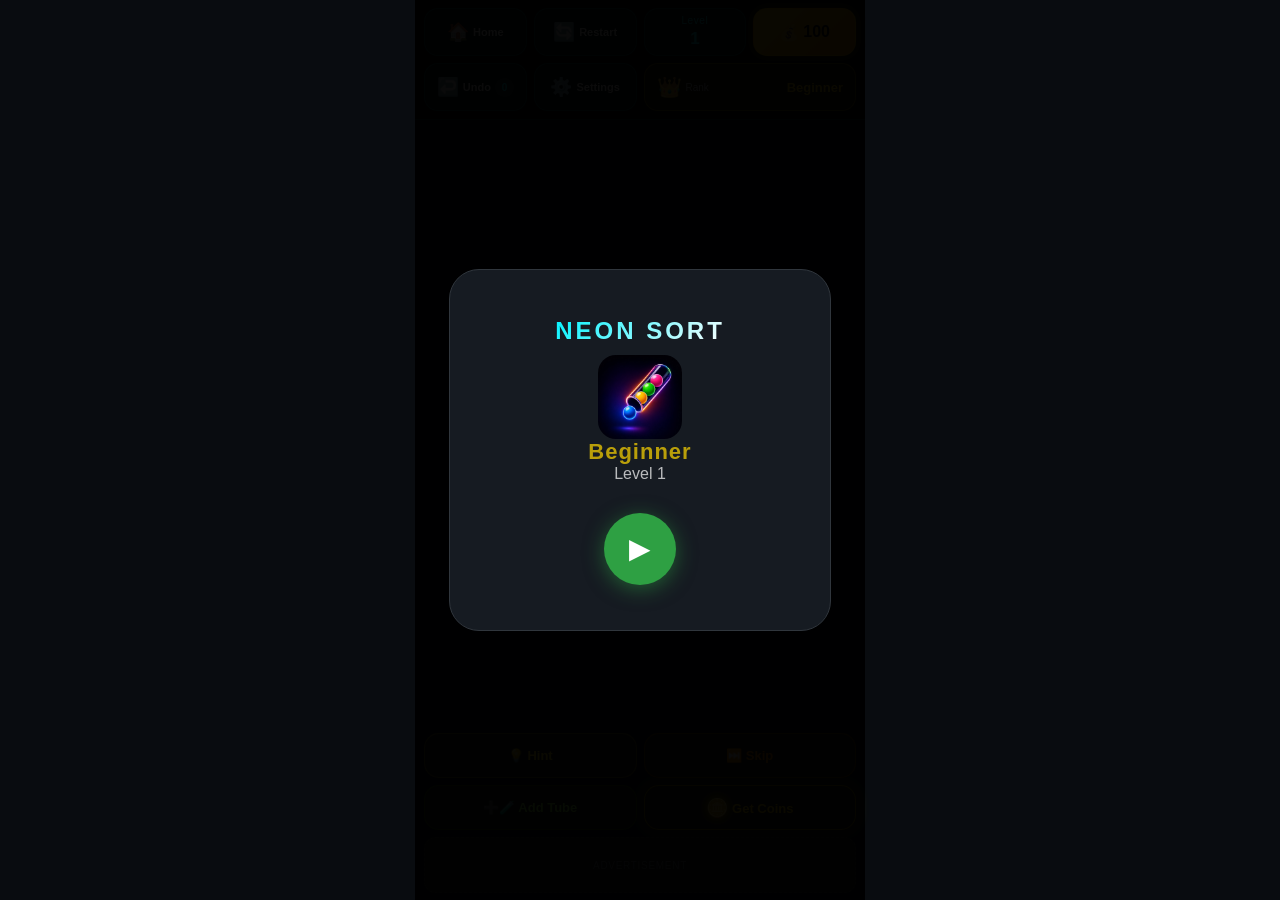
<file: index.html>
<!DOCTYPE html>
<html lang="en" dir="ltr">
<head>
<meta charset="UTF-8">
<meta name="viewport" content="width=device-width, initial-scale=1.0, maximum-scale=1.0, user-scalable=no">
<title>Neon Ball Sort Pro</title>
<link rel="stylesheet" href="style.css?v=19">
<link rel="manifest" href="manifest.json">
</head>
<body>
<div class="game-container">

<div class="top-controls">
<button class="top-action-btn" onclick="showMainMenu()"><span class="top-action-icon">🏠</span><span id="txt-home" class="top-action-label">Home</span></button>
<button class="top-action-btn" onclick="reset()"><span class="top-action-icon">🔄</span><span id="txt-restart" class="top-action-label">Restart</span></button>
<div class="top-info-card level-tag"><span id="txt-level">Level</span><strong id="level-num">1</strong></div>
<div class="top-info-card coin-box"><span>💰</span><strong id="coins">0</strong></div>
<button class="top-action-btn" onclick="undo()"><span class="top-action-icon">↩️</span><span id="txt-undo" class="top-action-label">Undo</span><small id="undo-count">0</small></button>
<button class="top-action-btn" onclick="toggleSettings(true)"><span class="top-action-icon">⚙️</span><span id="txt-top-settings" class="top-action-label">Settings</span></button>
<div class="top-info-card rank-box"><span class="rank-crown">👑</span><span id="txt-rank-label">Rank</span><strong id="top-rank">Beginner</strong></div>
</div>

<div id="board"></div>

<div class="bottom-controls">
<button class="ad-btn" id="txt-hint-btn" onclick="useHint()">💡 Hint</button>
<button class="ad-btn" id="txt-skip-btn" onclick="skipLevel()">⏭️ Skip</button>
<button class="ad-btn" id="txt-add-tube-btn" onclick="addTube()">➕🧪 Add Tube</button>
<button class="ad-btn coin-reward-btn" id="free-coins-btn" onclick="watchCoinsReward()"><span class="coin-reward-icon">🪙</span><span id="txt-free-coins">Get Coins</span></button>
</div>

<div id="admob-banner-space" class="admob-banner-space" aria-label="Advertisement area"><span id="txt-advertisement">Advertisement</span></div>
<div id="toast" class="toast"></div>

<div id="start-menu" class="overlay"><div class="menu-card"><h1 class="title-text">NEON SORT</h1><div class="crown-icon"><img src="icon-512(2).png" alt="Neon Ball Sort Logo"></div><div class="level-badge"><span id="txt-start-level">Level</span><span id="start-level">1</span></div><button id="start-play-btn" onclick="startGame()">▶</button></div></div>

<div id="settings-panel" class="overlay"><div class="settings-card">
<div class="settings-header"><button class="close-btn" onclick="toggleSettings(false)">✖</button><h2 id="txt-settings">Settings</h2></div>
<div class="lang-switch"><button onclick="changeLang('en')" id="btn-en">EN</button><button onclick="changeLang('ar')" id="btn-ar">AR</button><button onclick="changeLang('fa')" id="btn-fa">FA</button></div>
<div class="settings-grid">
<div class="setting-item active" id="sound-toggle" onclick="toggleOption('sound')"><div class="icon">🔊</div><span id="txt-sound">Sound</span></div>
<div class="setting-item active" id="vibrate-toggle" onclick="toggleOption('vibrate')"><div class="icon">📳</div><span id="txt-vibrate">Vibrate</span></div>
</div>
<div class="menu-links">
<button class="link-btn premium-btn" onclick="openPremiumMenu()">👑 <span id="txt-premium">Go Premium</span></button>
<button class="link-btn support-btn" onclick="openSupportMenu()">❤️ <span id="txt-support">Support Developer</span></button>
<button class="link-btn" onclick="rateGame()">⭐ <span id="txt-rate">Rate App</span></button>
<button class="link-btn" id="txt-contact" onclick="window.location.href='mailto:neonsort.app@gmail.com'">✉️ Contact Us</button>
<button class="link-btn" onclick="openPrivacyPolicy()" id="txt-privacy">🔒 Privacy Policy</button>
<button class="link-btn" id="txt-share" onclick="shareGame()">📤 Share App</button>
</div>
</div></div>

<div id="premium-popup" class="overlay"><div class="popup-box premium-popup-box"><button class="close-btn" onclick="closePremiumMenu()">✖</button><div class="crown-icon"><img src="icon-512(2).png" alt="Neon Ball Sort Logo"></div><h2 id="txt-premium-title">Neon Premium</h2><p id="txt-premium-description">Remove ads and unlock Premium features.</p><button class="link-btn premium-btn" onclick="selectPremiumPlan('monthly')">👑 Monthly Premium — $5/month</button><button class="link-btn premium-btn" onclick="selectPremiumPlan('yearly')">👑 Yearly Premium — $36/year · Save 40%</button></div></div>

<div id="support-popup" class="overlay"><div class="popup-box support-popup-box"><button class="close-btn" onclick="closeSupportMenu()">✖</button><div class="crown-icon"><img src="icon-512(2).png" alt="Neon Ball Sort Logo"></div><h2 id="txt-support-title">Support Developer</h2><p id="txt-support-description">Thank you for supporting Neon Ball Sort.</p><button class="link-btn support-btn" onclick="selectSupportProduct('support_5')">❤️ Support $5</button><button class="link-btn support-btn" onclick="selectSupportProduct('support_10')">❤️ Support $10</button></div></div>

<div id="win-overlay" class="overlay"><div class="win-card"><div class="crown"><img src="icon-512(2).png" alt="Neon Ball Sort Logo"></div><h2 id="txt-win" class="win-title">FANTASTIC!</h2><p id="txt-reward" class="reward-text">🪙 +10 Coins</p><button class="win-next-btn" id="txt-next" onclick="nextLevel()">NEXT</button><button class="link-btn" id="txt-double-reward" onclick="watchAdReward()">💰 Double Reward</button></div></div>

<div id="coin-popup" class="popup"><div class="popup-box"><p id="popup-text">Not enough coins</p><button onclick="watchCoinsReward()" class="btn-ad coin-reward-btn"><span class="coin-reward-icon">🪙</span><span id="txt-popup-free-coins">+5</span></button><button onclick="closeCoinPopup()" class="btn-close">Close</button></div></div>

</div>
<script src="script.js?v=19"></script>
</body>
</html>
</file>
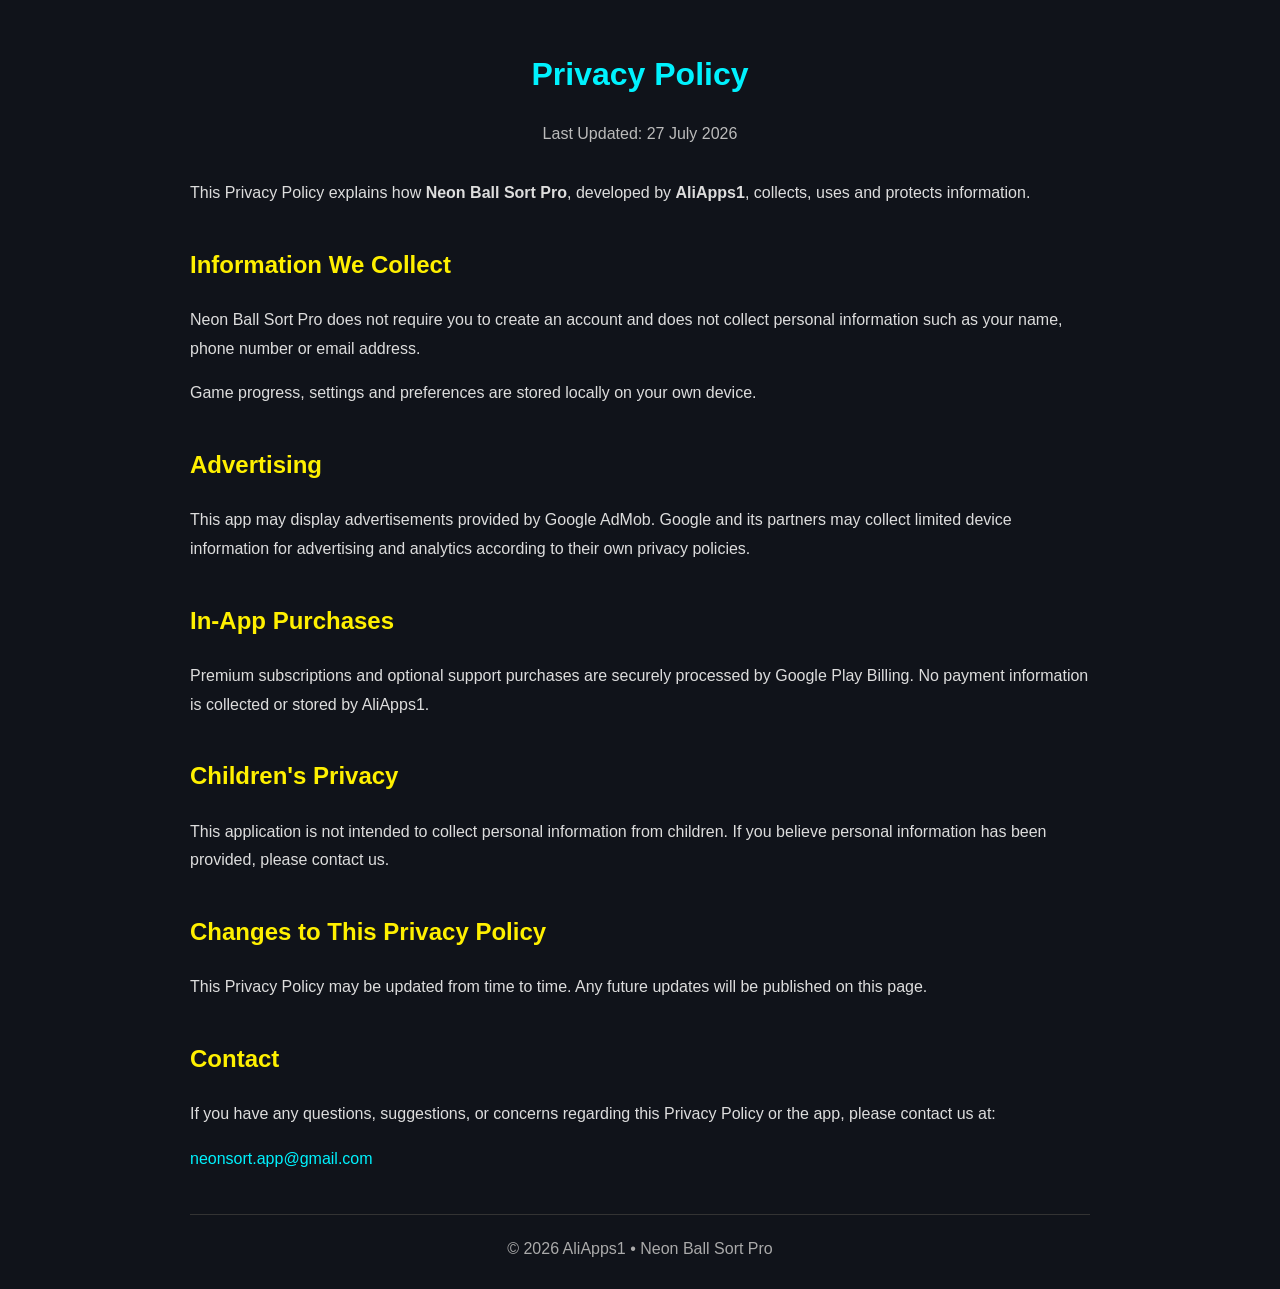
<file: privacy-policy.html>
<!DOCTYPE html>
<html lang="en">
<head>
<meta charset="UTF-8">
<meta name="viewport" content="width=device-width, initial-scale=1.0">
<title>Privacy Policy - Neon Ball Sort Pro</title>

<style>
body{
    margin:0;
    padding:0;
    background:#10131a;
    color:#ffffff;
    font-family:Arial,Helvetica,sans-serif;
    line-height:1.8;
}

.container{
    max-width:900px;
    margin:auto;
    padding:25px;
}

h1{
    color:#00f2fe;
    text-align:center;
    margin-bottom:10px;
}

.date{
    text-align:center;
    color:#bbbbbb;
    margin-bottom:30px;
}

h2{
    color:#fff000;
    margin-top:35px;
}

p,li{
    color:#dddddd;
}

a{
    color:#00f2fe;
    text-decoration:none;
}

.footer{
    margin-top:40px;
    padding-top:20px;
    border-top:1px solid #333;
    text-align:center;
    color:#aaaaaa;
}
</style>

</head>

<body>

<div class="container">

<h1>Privacy Policy</h1>

<p class="date">
Last Updated: 27 July 2026
</p>

<p>
This Privacy Policy explains how <strong>Neon Ball Sort Pro</strong>,
developed by <strong>AliApps1</strong>,
collects, uses and protects information.
</p>

<h2>Information We Collect</h2>

<p>
Neon Ball Sort Pro does not require you to create an account and does not collect personal information such as your name, phone number or email address.
</p>

<p>
Game progress, settings and preferences are stored locally on your own device.
</p>

<h2>Advertising</h2>

<p>
This app may display advertisements provided by Google AdMob.
Google and its partners may collect limited device information for advertising and analytics according to their own privacy policies.
</p>

<h2>In-App Purchases</h2>

<p>
Premium subscriptions and optional support purchases are securely processed by Google Play Billing.
No payment information is collected or stored by AliApps1.
</p>

<h2>Children's Privacy</h2>

<p>
This application is not intended to collect personal information from children.
If you believe personal information has been provided, please contact us.
</p>

<h2>Changes to This Privacy Policy</h2>

<p>
This Privacy Policy may be updated from time to time.
Any future updates will be published on this page.
</p>

<h2>Contact</h2>

<p>
If you have any questions, suggestions, or concerns regarding this Privacy Policy or the app, please contact us at:
</p>

<p>
<a href="mailto:neonsort.app@gmail.com">
neonsort.app@gmail.com
</a>
</p>

<div class="footer">
© 2026 AliApps1 • Neon Ball Sort Pro
</div>

</div>

</body>
</html>
</file>
<file: style.css>
:root{--bg:#090c10;--panel:#161b22;--accent:#00f2fe;--btn-bg:#21262d;--win-color:#2ea043;--font-display:'Segoe UI',Roboto,Helvetica,Arial,sans-serif;--font-body:'Segoe UI',Roboto,Helvetica,Arial,sans-serif}
*{box-sizing:border-box}body{margin:0;background:var(--bg);color:#fff;font-family:var(--font-body);display:flex;justify-content:center;overflow:hidden;user-select:none;touch-action:manipulation}body[dir="rtl"]{direction:rtl}.game-container{width:100%;max-width:450px;height:100vh;height:100dvh;position:relative;display:flex;flex-direction:column}
.top-controls{display:grid;grid-template-columns:repeat(4,minmax(0,1fr));gap:7px;padding:8px 9px;background:rgba(0,0,0,.76);border-bottom:1px solid rgba(0,242,254,.15);flex-shrink:0}.top-action-btn,.top-info-card{min-width:0;min-height:48px;border-radius:14px;border:1px solid rgba(0,242,254,.25);background:rgba(0,242,254,.08);color:#fff;display:flex;align-items:center;justify-content:center;gap:4px}.top-action-btn{padding:6px 4px;cursor:pointer;font-family:var(--font-body);transition:transform .1s,background .2s}.top-action-btn:active{transform:scale(.94);background:rgba(0,242,254,.18)}.top-action-icon{font-size:18px;line-height:1}.top-action-label{font-size:11px;font-weight:700;white-space:nowrap;overflow:hidden;text-overflow:ellipsis}.top-action-btn small{min-width:19px;height:19px;padding:0 4px;display:inline-flex;align-items:center;justify-content:center;border-radius:10px;background:rgba(255,255,255,.12);color:var(--accent);font-size:10px;font-weight:800}.level-tag{flex-direction:column;font-family:var(--font-display);color:var(--accent);text-align:center;text-shadow:0 0 8px rgba(0,242,254,.5);line-height:1.05}.level-tag span{font-size:10px;letter-spacing:.6px}.level-tag strong{font-size:17px}.coin-box{background:linear-gradient(135deg,#fadb14,#ff8c00);color:#000;border-color:rgba(255,200,0,.7);box-shadow:0 0 10px rgba(250,219,20,.35);font-size:16px;font-weight:800}.rank-box{grid-column:3/5;justify-content:flex-start;padding:6px 12px;border-color:rgba(255,215,0,.38);background:rgba(255,215,0,.08);overflow:hidden}.rank-crown{font-size:20px;flex-shrink:0}.rank-box #txt-rank-label{font-size:10px;color:#c8ced7;white-space:nowrap}.rank-box strong{margin-inline-start:auto;color:#ffd700;font-size:13px;white-space:nowrap;overflow:hidden;text-overflow:ellipsis}
#board{flex:1 1 0;display:grid;grid-template-columns:repeat(7,1fr);grid-auto-rows:auto;gap:30px 4px;padding:15px 8px;justify-items:center;align-content:center;overflow:hidden;min-height:0}.tube{width:42px;height:145px;background:rgba(255,255,255,.04);border:2px solid rgba(255,255,255,.15);border-radius:0 0 24px 24px;display:flex;flex-direction:column-reverse;align-items:center;padding-bottom:5px;gap:2px;cursor:pointer;transition:border-color .15s,transform .15s,box-shadow .15s}.tube.active{transform:translateY(-8px);border-color:var(--accent);box-shadow:0 0 18px rgba(0,242,254,.65)}.tube.hint-from{border-color:#ffd700!important;box-shadow:0 0 8px #ffd700,0 0 22px rgba(255,215,0,.95)!important;animation:hintFromPulse .55s ease-in-out infinite alternate}.tube.hint-to{border-color:#00f2fe!important;box-shadow:0 0 8px #00f2fe,0 0 24px rgba(0,242,254,.95)!important;animation:hintToPulse .55s ease-in-out infinite alternate}@keyframes hintFromPulse{from{transform:translateY(0) scale(1)}to{transform:translateY(-10px) scale(1.06)}}@keyframes hintToPulse{from{transform:scale(1)}to{transform:scale(1.08)}}.ball{width:32px;height:32px;border-radius:50%;flex-shrink:0;border:1px solid rgba(255,255,255,.25);overflow:hidden;box-shadow:inset -3px -3px 6px rgba(0,0,0,.45),inset 2px 2px 5px rgba(255,255,255,.2)}
.bottom-controls{display:grid;grid-template-columns:repeat(2,minmax(0,1fr));gap:7px;padding:7px 9px;flex-shrink:0;background:linear-gradient(to bottom,rgba(9,12,16,.2),rgba(9,12,16,.96))}.ad-btn{min-width:0;min-height:45px;background:rgba(0,242,254,.07);color:#fff;border:1px solid rgba(0,242,254,.2);padding:10px 8px;border-radius:15px;cursor:pointer;font-weight:700;font-family:var(--font-body);font-size:13px;line-height:1.2;white-space:nowrap;overflow:hidden;text-overflow:ellipsis;transition:background .2s,transform .1s,box-shadow .2s}.ad-btn:active{background:rgba(0,242,254,.15);transform:scale(.97)}#txt-hint-btn{background:rgba(250,219,20,.1);border-color:rgba(250,219,20,.35);color:#fadb14}#txt-skip-btn{background:rgba(255,140,0,.1);border-color:rgba(255,140,0,.35);color:#ff8c00}#txt-add-tube-btn{background:rgba(112,224,0,.08);border-color:rgba(112,224,0,.3);color:#9cff4d}.coin-reward-btn{color:#ffd700!important;border:1px solid rgba(255,215,0,.55)!important;background:rgba(255,193,7,.09)!important;box-shadow:0 0 14px rgba(255,215,0,.2)}.coin-reward-btn:active{background:rgba(255,193,7,.18)!important;transform:scale(.96)}.coin-reward-icon{display:inline-block;margin-inline-end:4px;font-size:18px;line-height:1;vertical-align:-1px;filter:drop-shadow(0 0 5px rgba(255,215,0,.9))}.admob-banner-space{height:56px;min-height:56px;margin:0 9px 7px;flex-shrink:0;display:flex;align-items:center;justify-content:center;border:1px dashed rgba(255,255,255,.16);border-radius:12px;background:rgba(255,255,255,.025);color:#69727f;font-size:10px;letter-spacing:.7px;text-transform:uppercase}body.android-admob-ready .admob-banner-space{visibility:hidden}
.overlay{position:absolute;inset:0;background:rgba(0,0,0,.96);display:none;justify-content:center;align-items:center;z-index:100}.menu-card,.settings-card,.win-card{background:var(--panel);padding:30px;border-radius:30px;text-align:center;width:85%;border:1px solid #30363d}.menu-card,.win-card{display:flex;flex-direction:column;align-items:center}.title-text{font-family:var(--font-display);font-size:24px;margin-bottom:10px;letter-spacing:3px;background:linear-gradient(135deg,var(--accent),#fff);-webkit-background-clip:text;-webkit-text-fill-color:transparent;background-clip:text}.level-badge{font-size:16px;margin-bottom:15px;opacity:.7}.level-badge span{display:block;text-align:center}#txt-start-level{font-family:var(--font-display);font-weight:700;font-size:22px;color:gold;-webkit-text-fill-color:gold;letter-spacing:1px}#start-play-btn{background:var(--win-color);color:#fff;border:none;width:72px;height:72px;border-radius:50%;margin:15px 0;cursor:pointer;font-size:28px;box-shadow:0 4px 20px rgba(46,160,67,.5);transition:transform .08s,filter .08s;display:flex;align-items:center;justify-content:center}#start-play-btn:active{transform:scale(.91);filter:brightness(.88)}.crown{font-size:36px;margin-bottom:8px}.win-title{font-family:var(--font-display);margin:0 0 10px;font-size:28px;letter-spacing:2px;background:linear-gradient(135deg,gold,#fff);-webkit-background-clip:text;-webkit-text-fill-color:transparent;background-clip:text}.reward-text{margin:0 0 16px;font-size:18px;font-weight:700;color:gold}#txt-reward{direction:ltr!important;unicode-bidi:isolate!important;display:inline-block}.win-next-btn{background:var(--win-color);color:#fff;border:none;width:180px;border-radius:18px;padding:14px 18px;font-size:20px;font-family:var(--font-display);margin:10px 0;cursor:pointer;animation:pulseGlow 1.5s infinite}@keyframes pulseGlow{0%,100%{box-shadow:0 0 10px rgba(46,160,67,.4)}50%{box-shadow:0 0 28px rgba(46,160,67,.9)}}.link-btn{width:100%;background:#30363d;color:#fff;border:none;padding:12px;margin:5px 0;border-radius:30px;cursor:pointer;font-weight:bold;font-family:var(--font-body)}.link-btn#txt-double-reward{background:linear-gradient(45deg,#fadb14,#ffcc00);color:#111;font-weight:700;box-shadow:0 0 15px rgba(250,219,20,.7);border:2px solid #ffd700}.settings-header{display:flex;align-items:center;justify-content:center;position:relative;margin-bottom:20px}.settings-header h2{font-family:var(--font-display);font-size:18px;margin:0}.close-btn{position:absolute;right:0;background:#30363d;border:none;color:#fff;width:32px;height:32px;border-radius:50%;cursor:pointer;font-size:13px}.lang-switch{display:flex;justify-content:center;gap:10px;margin-bottom:20px}.lang-switch button{background:#30363d;border:none;color:#fff;padding:10px 18px;border-radius:12px;cursor:pointer;font-weight:bold;transition:background .2s,box-shadow .2s}.lang-switch button.active{background:var(--accent);color:#000;box-shadow:0 0 12px var(--accent)}.settings-grid{display:flex;justify-content:center;gap:20px;margin-bottom:20px}.setting-item{width:110px;display:flex;flex-direction:column;align-items:center;padding:12px;border-radius:15px;background:#21262d;cursor:pointer;font-size:13px;color:#8b949e;border:2px solid transparent;transition:border-color .2s,color .2s,background .2s}.setting-item.active{border-color:var(--accent);color:var(--accent);background:rgba(0,242,254,.08)}.popup{position:absolute;inset:0;display:none;align-items:center;justify-content:center;background:rgba(0,0,0,.7);z-index:200}.popup-box{background:var(--panel);padding:24px 20px;border-radius:18px;text-align:center;width:260px;border:1px solid #30363d}.popup-box p{margin-bottom:15px;font-size:16px}.btn-ad{background:gold;color:#000;padding:11px;border:none;border-radius:12px;margin-bottom:10px;width:100%;font-weight:700;cursor:pointer}.btn-close{background:#444;color:#fff;padding:10px;border:none;border-radius:12px;width:100%;cursor:pointer}.toast{position:absolute;bottom:185px;left:50%;transform:translateX(-50%) translateY(20px);background:rgba(255,255,255,.12);backdrop-filter:blur(8px);color:#fff;padding:10px 22px;border-radius:30px;font-size:15px;font-weight:700;pointer-events:none;opacity:0;transition:opacity .3s,transform .3s;white-space:nowrap;z-index:300;border:1px solid rgba(255,255,255,.2)}.toast.show{opacity:1;transform:translateX(-50%) translateY(0)}.menu-links{margin-top:10px}#board.board-8{grid-template-columns:repeat(8,1fr);gap:24px 3px;padding-left:4px;padding-right:4px}#board.board-8 .tube{width:36px;height:132px;border-radius:0 0 20px 20px;padding-bottom:4px;gap:1px}#board.board-8 .ball{width:28px;height:28px}.premium-btn{background:linear-gradient(135deg,#ffd700,#ff8c00);color:#111;border:1px solid rgba(255,215,0,.8);box-shadow:0 0 14px rgba(255,193,7,.35);font-size:14px}.premium-btn:active{transform:scale(.97);filter:brightness(.9)}.support-btn{background:linear-gradient(135deg,#e6004c,#9b59b6);color:#fff;border:1px solid rgba(255,255,255,.16);box-shadow:0 0 14px rgba(230,0,76,.3);font-size:14px}.support-btn:active{transform:scale(.97);filter:brightness(.9)}.premium-popup-box,.support-popup-box{position:relative;width:85%;max-width:330px;background:var(--panel);border:1px solid #30363d;border-radius:24px;padding:28px 22px 22px;text-align:center;box-shadow:0 0 28px rgba(0,242,254,.12)}.premium-popup-box .close-btn,.support-popup-box .close-btn{top:14px;right:14px}body[dir="rtl"] .premium-popup-box .close-btn,body[dir="rtl"] .support-popup-box .close-btn{right:auto;left:14px}.premium-popup-box h2,.support-popup-box h2{margin:10px 0 8px;font-family:var(--font-display);font-size:22px}.premium-popup-box p,.support-popup-box p{margin:0 0 18px;color:#b7c0cc;font-size:14px;line-height:1.6}.premium-popup-box .crown-icon,.support-popup-box .crown-icon{font-size:42px;margin-bottom:4px}.premium-popup-box .link-btn,.support-popup-box .link-btn{min-height:48px;font-size:15px;margin-top:10px}#premium-popup,#support-popup{z-index:220}#premium-popup.active,#support-popup.active{display:flex}
@media(max-height:700px){.top-controls{gap:5px;padding:5px 7px}.top-action-btn,.top-info-card{min-height:42px}.bottom-controls{gap:5px;padding:5px 7px}.ad-btn{min-height:40px;padding:8px 6px}.admob-banner-space{height:50px;min-height:50px;margin:0 7px 5px}.toast{bottom:165px}}@media(max-width:360px){.top-action-label{font-size:10px}.rank-box{padding-inline:8px}.rank-box strong{font-size:12px}.ad-btn{font-size:12px}}
.crown-icon img,
.crown img{
    width:84px;
    height:84px;
    object-fit:contain;
    display:block;
    margin:auto;
    border-radius:18px;
}
</file>
